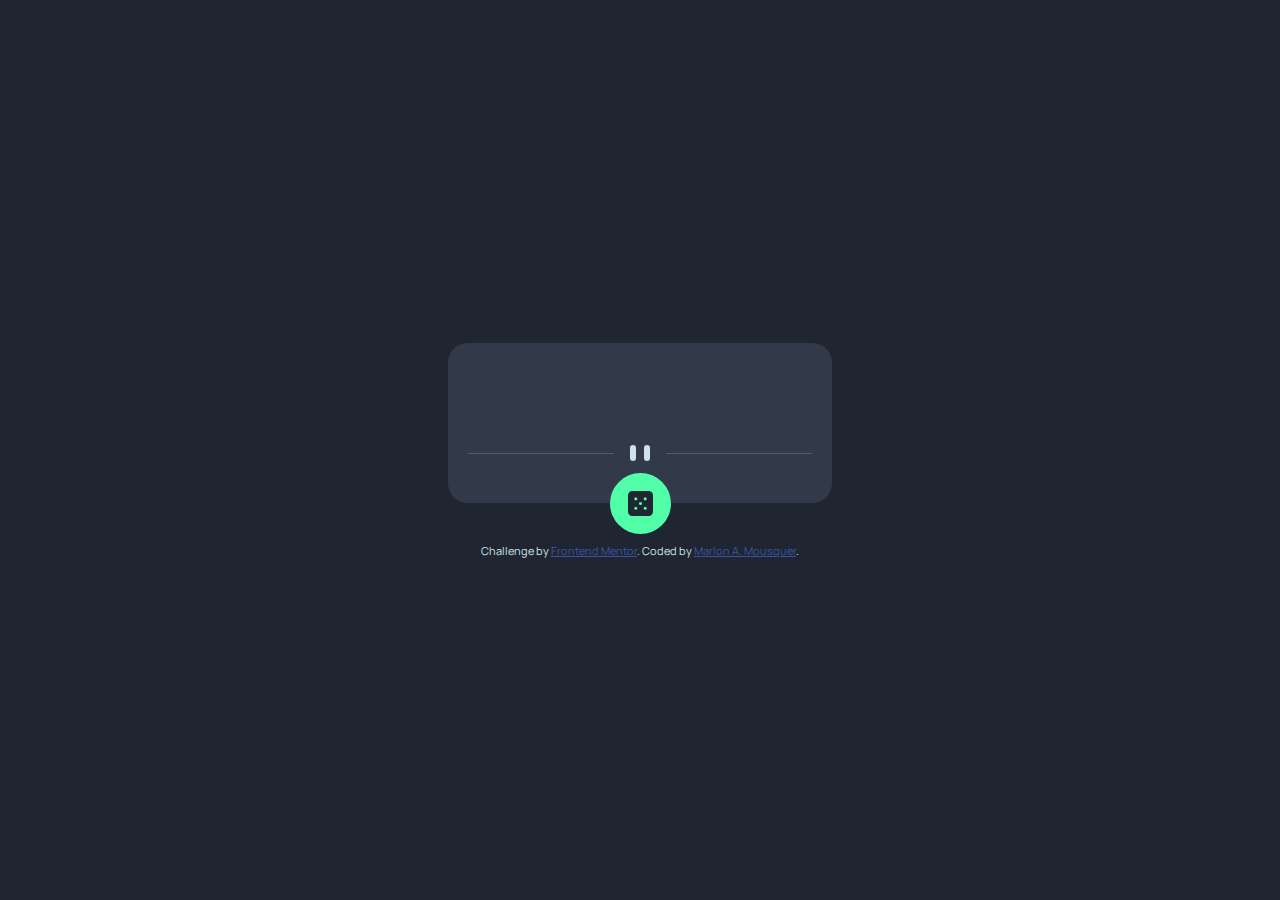
<file: advice-generator-app/index.html>
<!DOCTYPE html>
<html lang="en">

<head>
  <meta charset="UTF-8">
  <meta name="viewport" content="width=device-width, initial-scale=1.0">
  <!-- displays site properly based on user's device -->

  <link rel="icon" type="image/png" sizes="32x32" href="./images/favicon-32x32.png">

  <title>Frontend Mentor | Advice generator app</title>
  <link rel="stylesheet" href="./css/styles.css">
  <link rel="preconnect" href="https://fonts.googleapis.com">
  <link rel="preconnect" href="https://fonts.gstatic.com" crossorigin>
  <link href="https://fonts.googleapis.com/css2?family=Manrope:wght@800&display=swap" rel="stylesheet">

  <script src="./js/index.js" defer></script>

</head>

<body>
  <main>
    <div class="quote-number">
      <p id="number"></p>
    </div>
    <div class="quote-text">
      <p id="quote"></p>
    </div>
    <div class="divider"></div>
    <div class="btn-container">
      <button class="btn-rand" onclick="loadQuote()"> <img src="./images/icon-dice.svg" alt="dice icon"> </button>
    </div>
  </main>
  <div class="attribution">
    Challenge by <a href="https://www.frontendmentor.io?ref=challenge" target="_blank">Frontend Mentor</a>.
    Coded by <a href="https://github.com/marlon101tkm" target="_blank" >Marlon A. Mousquer</a>.
  </div>
</body>

</html>
</file>
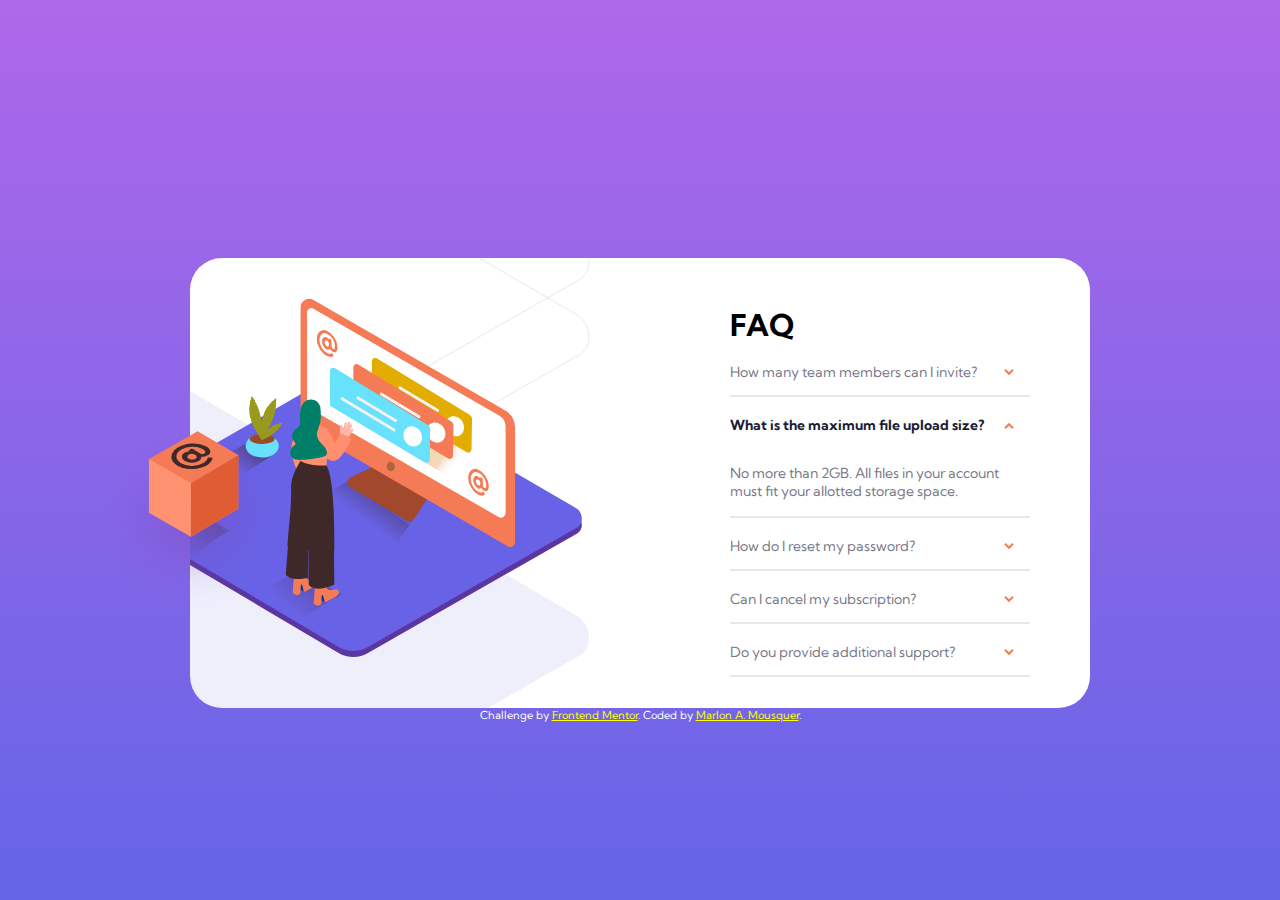
<file: faq-accordion-card-main/index.html>
<!DOCTYPE html>
<html lang="en">

<head>
  <meta charset="UTF-8">
  <meta name="viewport" content="width=device-width, initial-scale=1.0">
  <!-- displays site properly based on user's device -->

  <link rel="icon" type="image/png" sizes="32x32" href="./images/favicon-32x32.png">

  <title>Frontend Mentor | FAQ Accordion Card</title>

  <!-- Feel free to remove these styles or customise in your own stylesheet 👍 -->
  <link rel="stylesheet" href="./css/styles.css">
  <link rel="preconnect" href="https://fonts.googleapis.com">
  <link rel="preconnect" href="https://fonts.gstatic.com" crossorigin>
  <link
    href="https://fonts.googleapis.com/css2?family=Fraunces:opsz,wght@9..144,700&family=Kumbh+Sans:wght@400;700&family=Montserrat:wght@500;700&family=Nunito:wght@200;600;700&family=Poppins:wght@400;600&family=Ubuntu:wght@300;400;500&family=VT323&display=swap"
    rel="stylesheet">
  <script src="./js/index.js" defer ></script>
</head>

<body>
  <main>
    <div class="banner">
      <section class="images">
        <div class="box-container">
          <img src="./images/illustration-box-desktop.svg" alt="">
        </div>
        <div class="woman-container">
          <img src="./images/illustration-woman-online-desktop.svg" alt="">
        </div>


      </section>
      <section class="questions-answers-outer">
        <header>
          <h1>FAQ</h1>
        </header>

        <div class="quenstion-answer-inner">

          <div class="question-answer">
            <div class="question">
              <p>
                How many team members can I invite?
                
              </p>
              <img class="icon" src="./images/icon-arrow-down.svg" alt="">
            </div>

            <p class="answer ">
              You can invite up to 2 additional users on the Free plan. There is no limit on
              team members for the Premium plan.
            </p>

          </div>


          <div class="question-answer">
            <div class="question  ">
              <p class="bold" >
                What is the maximum file upload size?
              </p>
              <img class="icon icon-up " src="./images/icon-arrow-down.svg" alt="">
            </div>

            <p class="answer open">
              No more than 2GB. All files in your account must fit your allotted storage space.
            </p>

          </div>


          <div class="question-answer">
            <div class="question">
              <p>
                How do I reset my password?
              </p>
              <img class="icon" src="./images/icon-arrow-down.svg" alt="">
            </div>

            <p class="answer">
              Click “Forgot password” from the login page or “Change password” from your profile page.
              A reset link will be emailed to you.
            </p>

          </div>


          <div class="question-answer">
            <div class="question">
              <p>
                Can I cancel my subscription?
              </p>
              <img class="icon" src="./images/icon-arrow-down.svg" alt="">
            </div>

            <p class="answer">
              Yes! Send us a message and we’ll process your request no questions asked.
            </P>

          </div>

          <div class="question-answer">
            <div class="question">
              <p>
                Do you provide additional support?
              </p>
              <img class="icon" src="./images/icon-arrow-down.svg" alt="">
            </div>

            <p class="answer">
              Chat and email support is available 24/7. Phone lines are open during normal business hours.
            </p>

          </div>
        </div>

      </section>
    </div>
  </main>
  <footer class="attribution">
    Challenge by <a href="https://www.frontendmentor.io?ref=challenge" target="_blank">Frontend Mentor</a>.
    Coded by <a href="https://github.com/marlon101tkm" target="_blank" >Marlon A. Mousquer</a>.
  </footer>
</body>

</html>
</file>
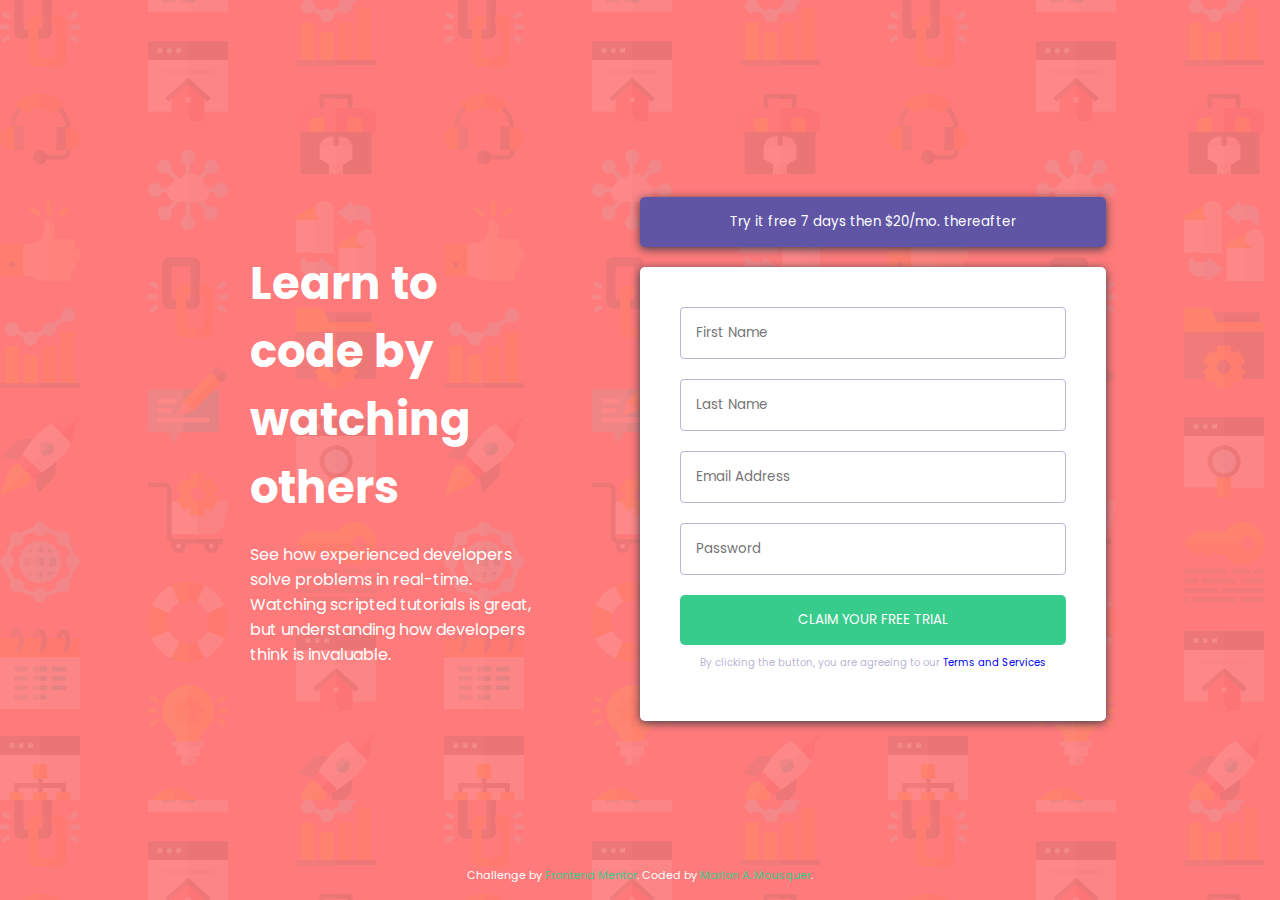
<file: intro-component-with-signup-form/index.html>
<!DOCTYPE html>
<html lang="en">

<head>
  <meta charset="UTF-8">
  <meta name="viewport" content="width=device-width, initial-scale=1.0">
  <!-- displays site properly based on user's device -->

  <link rel="icon" type="image/png" sizes="32x32" href="./images/favicon-32x32.png">

  <title>Frontend Mentor | Intro component with sign up form</title>

  <link rel="preconnect" href="https://fonts.googleapis.com">
  <link rel="preconnect" href="https://fonts.gstatic.com" crossorigin>
  <link
    href="https://fonts.googleapis.com/css2?family=Fraunces:opsz,wght@9..144,700&family=Kumbh+Sans:wght@400;700&family=Montserrat:wght@500;700&family=Nunito:wght@200;600;700&family=Poppins:wght@500;700&family=Ubuntu:wght@300;400;500&family=VT323&display=swap"
    rel="stylesheet">
  <link rel="stylesheet" href="./css/styles.css">
  <script src="./js/index.js" defer></script>
</head>

<body>
  <main>

    <section class="big-text">
      <h1>Learn to code by watching others</h1>
      <p>See how experienced developers solve problems in real-time. Watching scripted tutorials is great,
        but understanding how developers think is invaluable.</p>
    </section>

    <section class="form-conteiner">
      <div class="btn-seven-days">
        <button><span>Try it free 7 days</span> then $20/mo. thereafter</button>
      </div>
      <div class="inner-form-container">
        <form novalidate>
          <div>
            <input id="f-name" type="text" placeholder="First Name">
            <span id="er-f-name" class="error" aria-live="polite"></span>
          </div>
          <div>
            <input id="l-name" type="text" placeholder="Last Name">
            <span id="er-l-name" class="error" aria-live="polite"></span>
          </div>
          <div>
            <input id="mail" type="email" placeholder="Email Address">
            <span id="er-mail" class="error" aria-live="polite"></span>
          </div>
          <div>
            <input id="pass" type="password" placeholder="Password">
            <span id="er-pass" class="error" aria-live="polite"></span>
          </div>
          <button class="btn-claim">CLAIM YOUR FREE TRIAL</button>
        </form>
        <p>By clicking the button, you are agreeing to our <a href="#"> Terms and Services</a></p>
      </div>


    </section>
  </main>
  <footer>
    <p class="attribution">
      Challenge by <a href="https://www.frontendmentor.io?ref=challenge" target="_blank">Frontend Mentor</a>.
      Coded by <a href="https://github.com/marlon101tkm">Marlon A. Mousquer</a>.
    </p>
  </footer>
</body>

</html>
</file>
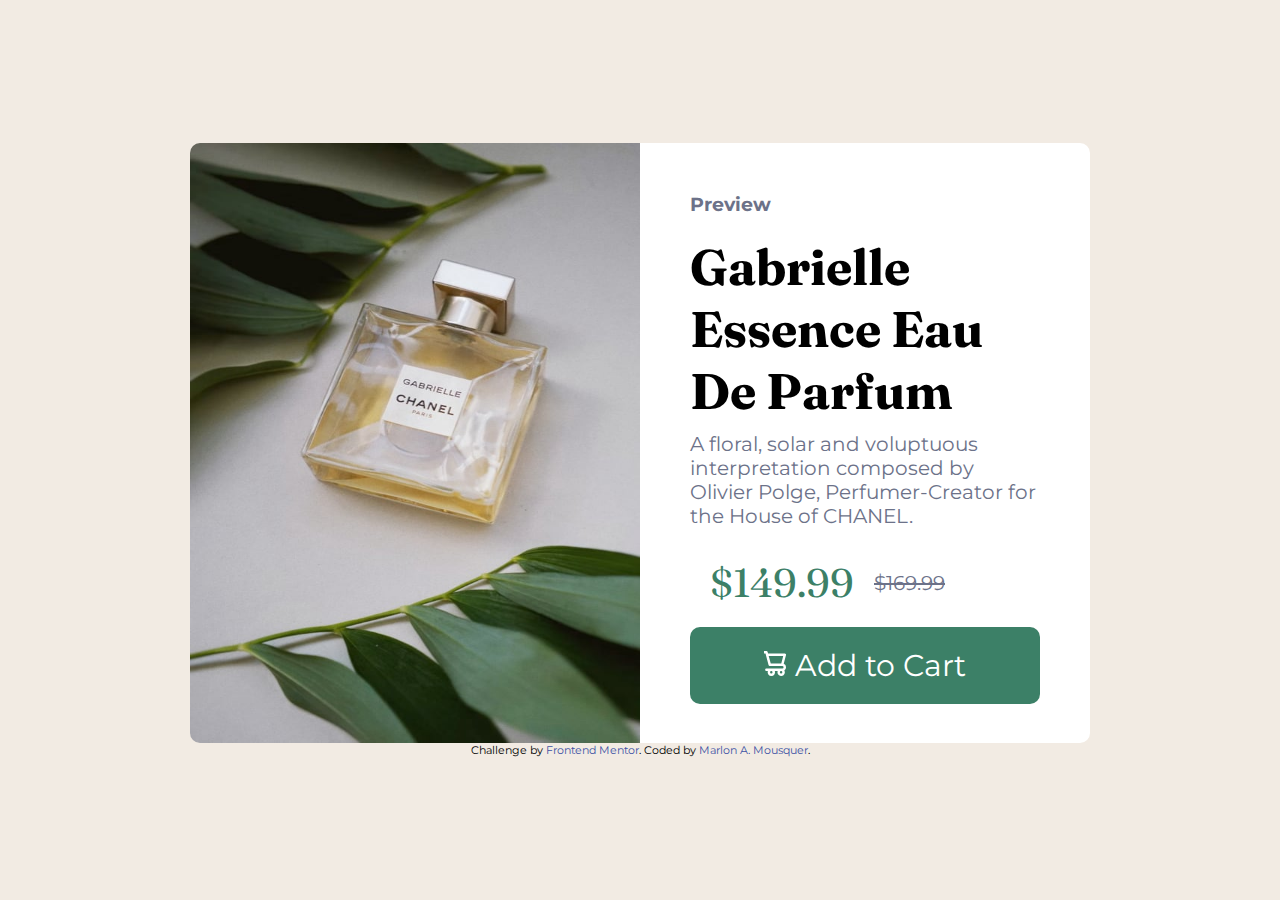
<file: product-preview-card-component/index.html>
<!DOCTYPE html>
<html lang="en">

<head>
  <meta charset="UTF-8">
  <meta name="viewport" content="width=device-width, initial-scale=1.0">
  <!-- displays site properly based on user's device -->

  <link rel="icon" type="image/png" sizes="32x32" href="./images/favicon-32x32.png">
  <link rel="stylesheet" href="./css/styles.css">

  <title>Frontend Mentor | Product preview card component</title>
  <link rel="preconnect" href="https://fonts.googleapis.com">
  <link rel="preconnect" href="https://fonts.gstatic.com" crossorigin>
  <link
    href="https://fonts.googleapis.com/css2?family=Montserrat:wght@500;700&family=Nunito:wght@200;600;700&family=Poppins:wght@400;600&family=Ubuntu:wght@300;400;500&family=VT323&display=swap"
    rel="stylesheet">
  <link rel="preconnect" href="https://fonts.googleapis.com">
  <link rel="preconnect" href="https://fonts.gstatic.com" crossorigin>
  <link
    href="https://fonts.googleapis.com/css2?family=Fraunces:opsz,wght@9..144,700&family=Montserrat:wght@500;700&family=Nunito:wght@200;600;700&family=Poppins:wght@400;600&family=Ubuntu:wght@300;400;500&family=VT323&display=swap"
    rel="stylesheet">
</head>

<body>
  <main class="card">

    <img id="bigPict" src="./images/image-product-desktop.jpg" alt="image product desktop">
    <img id="bigPictMob" src="./images/image-product-mobile.jpg" alt="image product desktop">

    <div class="text-card">
      <h3>Preview</h3>

      <h1>Gabrielle Essence Eau De Parfum</h1>

      <p> A floral, solar and voluptuous interpretation composed by Olivier Polge,
        Perfumer-Creator for the House of CHANEL.</p>

      <div class="prices">
        <span id="discount">$149.99</span>
        <span id="fullPrice"><s>$169.99</s></span>
      </div>
      <button> <img src="./images/icon-cart.svg" alt="cart icon"> Add to Cart</button>

    </div>


  </main>
  <div class="attribution">

    <span> Challenge by <a href="https://www.frontendmentor.io?ref=challenge" target="_blank">Frontend Mentor</a>.
      Coded by <a href="https://github.com/marlon101tkm" target="_blank">Marlon A. Mousquer</a>.</span>
  </div>

</body>

</html>
</file>
<file: advice-generator-app/css/styles.css>
:root {
    --light-cyan: hsl(193, 38%, 86%);
    --neon-green: hsl(150, 100%, 66%);
    --grayish-blue: hsl(217, 19%, 38%);
    --dark-grayish-blue: hsl(217, 19%, 24%);
    --dark-blue: hsl(218, 23%, 16%);
}

* {
    padding: 0;
    margin: 0;
    box-sizing: border-box;
    color: var(--light-cyan);
    font-family: Manrope, sans-serif;

}


body {
    display: flex;
    flex-direction: column;
    align-items: center;
    justify-content: center;
    width: 100vw;
    height: 100vh;
    background-color: var(--dark-blue);
}

main {
    display: flex;
    flex-direction: column;
    align-items: center;
    width: 30%;
    padding: 20px;
    border-radius: 20px;
    background-color: var(--dark-grayish-blue);
}

.quote-number {
    padding: 20px 20px;
}

.quote-text {
    padding: 20px 20px;
    font-size: 28px;
}

.quote-number #number {
    color: var(--neon-green);
}

.divider {
    padding-bottom: 20px;
    background-image: url('../images/pattern-divider-desktop.svg');
    background-repeat: no-repeat;
    background-position: center;
    width: 100%;
}

.divider-img {
    background-image: url('../images/pattern-divider-desktop.svg');
    background-repeat: no-repeat;
    background-position: center;
}

.btn-container {
    height: 20px;
}


.btn-rand {
    display: flex;
    align-items: center;
    justify-content: center;
    border-radius: 50%;
    padding: 18px;
    border: none;
    background-color: var(--neon-green);
    position: relative;
    top: 10px;

}

.btn-rand img {
    width: 25px;
    height: 25px;
}

.btn-rand:hover {
    cursor: pointer;
    box-shadow: 1px 1px 20px 3px var(--neon-green);
}

.attribution {
    font-size: 11px;
    text-align: center;
    padding-top: 40px;
}

.attribution a {
    color: hsl(228, 45%, 44%);
}

@media (max-width: 850px) {

    main {
        width: 50%;
    }

    .divider {
        display: block;
        background-image: url('../images/pattern-divider-mobile.svg');
        background-repeat: no-repeat;
        background-position: center;
    }

}


@media (max-width: 650px) {

    main {
        width: 80%;
    }

    .divider {
        display: block;
        background-image: url('../images/pattern-divider-mobile.svg');
        background-repeat: no-repeat;
        background-position: center;
    }

}
</file>
<file: faq-accordion-card-main/css/styles.css>
:root {
    --very-dark-desaturated-blue: hsl(238, 29%, 16%);
    --soft-red: hsl(14, 88%, 65%);

    --soft-violet: hsl(273, 75%, 66%);
    --soft-blue: hsl(240, 73%, 65%);

    --very-dark-grayish-blue: hsl(237, 12%, 33%);
    --dark-grayish-blue: hsl(240, 6%, 50%);

    --light-grayish-blue: hsl(240, 5%, 91%);
}


*,
::before,
::after {
    margin: 0;
    padding: 0;
    box-sizing: border-box;

}

body {
    display: flex;
    flex-direction: column;
    align-items: center;
    justify-content: center;
    min-height: 100vh;
    padding: 30px;
    background-image: linear-gradient(var(--soft-violet),var(--soft-blue));
    
    overflow: hidden;
    font-family: 'Kumbh Sans', sans-serif;
}

main {
    margin-left: auto;
    margin-right: auto;
    margin-top: 80px;
    width: max-content;
    
}

.banner {
    display: flex;
    background-image: url("../images/bg-pattern-desktop.svg");
    background-repeat: no-repeat;
    background-color: #ffff;
    background-position: right 500px bottom -200px;
    border-radius: 2em;
    width: 900px;
    height: 450px;
    
}

.images {
    position: relative;
    width: 60%;
}

.box-container {
    height: max-content;
    width: max-content;
    position: relative;
    top: 38%;
    right: 17%;
    z-index: 2;
}

.woman-container {

    overflow: hidden;
    width: max-content;
    position: relative;
    bottom: 33%;
    z-index: 1;

}

.woman-container img:nth-child(1) {
    position: relative;
    right: 80px;
}

img {
    border-style: none;
}

.questions-answers-outer {
    width: 40%;
    overflow-y: auto;
}


.question-answer {
    box-sizing: border-box;
    border-bottom: 2px solid var(--light-grayish-blue);
    color: var(--dark-grayish-blue);
    min-height: 50px;
    max-width: 300px;
    padding-top: 5px;
    display: flex;
    justify-content: center;
    flex-direction: column;
    font-size: 14px;
}

.question {
    display: flex;
    align-items: center;
}

.answer {
    display: none;
    margin-top: 1rem;
    margin-bottom: 1rem;
    
}

.icon {
    cursor: pointer;
    padding: 1rem;
    margin-right: 0;
    margin-left: auto;
    transition: transform 1s;
}

.open {
    display: inherit;
}

.icon-up {
    transform: rotate(180deg);
}

.question p:hover {
    color: var(--soft-red);
}


.bold {
    color: var(--very-dark-desaturated-blue);
    font-weight: bold;
}

p {

    margin-block-start: 1em;
    margin-block-end: 1em;
    margin-inline-start: 0px;
    margin-inline-end: 0px;
}

h1 {
    color: var(--color-very-dark-desaturated-blue);
    font-size: 30px;
    margin-top: 3rem;
}

.attribution {
    font-size: 11px;
    text-align: center;
    color: #ffff;
}

.attribution a {
    color: yellow;
}


@media (min-width: 890px) and (max-width:1010px) {
    .banner {
        width: 800px;
    }
}

@media (min-width: 750px) and (max-width:890px) {
    .banner {
        width: 700px;
    }
}



@media (max-width:750px) {

    body {
        overflow: visible;
        margin-top: 150px;
    }

    .banner {

        box-sizing: border-box;
        background-image: url("../images/bg-pattern-mobile.svg");
        background-position: right 55px top 10px;
        margin-top: 50px;
        min-height: 550px;
        padding-left: 30px;
        padding-right: 30px;
        position: relative;
        width: 350px;
        display: flex;
    }

    .banner::before {
        background-image: url("../images/illustration-woman-online-mobile.svg");
        background-repeat: no-repeat;
        content: "";
        height: 196px;
        width: 266px;
        position: absolute;
        bottom: 460px;
        right: 40px;
        
    }

    .banner .images {
        display: none;
    }

    .questions-answers-outer {
        width: 100%;
        overflow-y: auto;
    }

    h1 {
        width: max-content;
        margin-left:  auto;
        margin-right: auto;
        margin-top: 150px;
    }

}


@media (max-width: 360px) {
    .banner {
        background-position: right 20px top 10px;
        padding-left:  10px;
        padding-right: 10px;
        width: 280px;
    }
    .banner::before {
        
        right: 0;
    }
}
</file>
<file: intro-component-with-signup-form/css/styles.css>
:root {
    --red: hsl(0, 100%, 74%);
    --green: hsl(154, 59%, 51%);
    --blue: hsl(248, 32%, 49%);
    --dark-blue: hsl(249, 10%, 26%);
    --grayish-blue: hsl(246, 25%, 77%);
}


* {
    margin: 0;
    padding: 0;
    box-sizing: border-box;
    font-family: Poppins;
    text-decoration: none;

}


body {
    background-image: url("../images/bg-intro-desktop.png");
    background-color: var(--red);
    display: flex;
    flex-direction: column;
    align-items: center;
    width: 100vw;
    height: 100vh;
    padding: 50px;
}

main {
    display: flex;
    align-items: center;
    width: 100%;
    padding: 100px;
}

.big-text {
    width: 50%;
    padding: 100px;
    color: #fff;
    align-items: center;
}

.big-text h1 {
    font-size: 45px;
    margin-bottom: 20px;

}

.form-container {
    /* display: flex; */
    /* flex-direction: column; */
}

.inner-form-container {
    
    margin-top: 20px;
    padding: 40px;
    background-color: #fff;
    border-radius: 5px;
    box-shadow: 0 2px 10px var(--dark-blue);

}

.inner-form-container p {
    font-size: 10px;
    padding: 10px 20px;
    color: var(--grayish-blue);

}

.btn-seven-days button {
    border: none;
    width: 100%;
    text-align: center;
    padding: 15px;
    border-radius: 5px;
    background-color: var(--blue);
    color: #fff;
    box-shadow: 0 2px 10px var(--dark-blue);

}

.inner-form-container form {
    display: flex;
    flex-direction: column;
}

.inner-form-container form div{
    display: flex;
    flex-direction: column;
    margin-bottom: 20px;
}

.inner-form-container form div span {
    text-align: end;
}


.inner-form-container form div input {
    margin: 0;
    border: 1px solid var(--grayish-blue);
    border-radius: 4px;
    padding: 15px;
}

.inner-form-container form input:focus {

    outline: var(--blue) solid 1px;
}

input.invalid {
    outline:  var(--red) solid 1px ;
    background-image: url('../images/icon-error.svg');
    background-repeat: no-repeat;
    background-size: 40px 40px;
    background-position: 95% 50% ;
    
}

input.invalid::placeholder{
    color: var(--red);
}

input:focus.invalid {
    outline: none;
}

.error {

    font-size: 80%;
    color: var(--red);

}

.inner-form-container img {
    height: 40px;
    width: 40px;

    position: absolute;
   
}



.btn-claim {
    border: none;
    background-color: var(--green);
    text-align: center;
    padding: 15px;
    border-radius: 5px;
    color: #fff;
    

}

.btn-claim:hover {
    cursor: pointer;
}


.attribution {
    font-size: 11px;
    text-align: center;
    color: #fff;
}

.attribution a {
    
    color: var(--green);
}

@media only screen and (max-width: 750px) {
    body {
        display: block;
        padding: 0;
        
    }

    main{
        display: block;
        width: 100vw;
        padding: 30px;
        
    }

    .big-text{
        text-align: center;
        padding: 50px;
        width: 100%;
    }
  }
</file>
<file: product-preview-card-component/css/styles.css>
:root {
    --dark-cyan: hsl(158, 36%, 37%);
    --cream: hsl(30, 38%, 92%);
    --very-dark-blue: hsl(212, 21%, 14%);
    --dark-grayish-blue: hsl(228, 12%, 48%);
    --white: hsl(0, 0%, 100%);
}

* {
    margin: 0;
    padding: 0;
    box-sizing: border-box;

}

a {
    text-decoration: none;
    color: #000;
}


body {
    background-color: var(--cream);
    display: flex;
    flex-direction: column;
    align-items: center;
    justify-content: center;
    min-height: 100vh;
    padding: 30px;
    font-family: Montserrat;
}


.card {
    height: 600px;
    width: 900px;
    display: flex;
    
    border-radius: 10px;

}

.card #bigPict {

    border-radius: 10px 0 0 10px;
    width: 50%;
    
}

.card #bigPictMob{
    display: none;
}



.text-card {
    
    background-color: var(--white);
    border-radius: 0 10px 10px 0;
    padding: 50px;
    display: flex;
    flex-direction: column;
    
}


.text-card .prices {
    display: flex;
    align-items: center;
    padding: 20px 0 20px 20px;   
    
}

.prices #discount{
    font-family: Fraunces, sans;
    font-size: 40px;
    color: var(--dark-cyan);
}
.prices #fullPrice{
    
    color: var(--dark-grayish-blue);
    padding-left: 20px;
    font-size: 20px;
}

.text-card p {
    color: var(--dark-grayish-blue);
    font-size: 20px;
    padding: 10px 0;
    font-family: Montserrat, sans;

}

.text-card h3{
    color: var(--dark-grayish-blue);
    font-family: Montserrat, sans;
    
}

.text-card h1 {
    font-family: Fraunces, sans;
    font-size: 50px;
    text-align: left;
    padding-top: 20px;
}

.text-card button {
    background-color: var(--dark-cyan);
    color: var(--white);
    border: none;
    border-radius: 10px;
    padding: 20px;
    width: 100%;
    font-family: Montserrat, sans;
    font-size: 30px;
}

.text-card button:hover{
    cursor: pointer;
    background-color: var(--very-dark-blue);
}

.text-card button img{
    height: 25px;
}

.attribution {
    font-size: 11px;
    text-align: center;

}

.attribution a {
    color: hsl(228, 45%, 44%);
}



@media only screen and (max-width: 375px) {
    
    body {
        background-color: var(--cream);
        display: flex;
        flex-direction: column;
        align-items: center;
        justify-content: space-around;
        min-height: 100vh;
        padding: 30px;
        font-family: Montserrat;
    }
    .card {
        height: 600px;
        width: 375px;
        display: flex;
        padding: 15px;
        flex-direction: column;
        
        border-radius: 10px;
    
    }
    .card #bigPict {
        
        display: none;
        
    }
    .card #bigPictMob{
        display: flex;
        border-radius: 10px 10px 0 0;
        width: 100%;
        height: 50%;
        
    }

    .text-card{
        border-radius: 0 0 10px 10px;
        padding: 25px;
    }

    .prices #discount{
        font-family: Fraunces, sans;
        font-size: 30px;
        color: var(--dark-cyan);
    }
    .prices #fullPrice{
        
        color: var(--dark-grayish-blue);
        padding-left: 20px;
        font-size: 15px;
    }

    .text-card h1 {
        font-family: Fraunces, sans;
        font-size: 30px;
        text-align: left;
        padding-top: 20px;
    }

    .text-card button {
        background-color: var(--dark-cyan);
        color: var(--white);
        border: none;
        border-radius: 10px;
        padding: 15px;
        width: 100%;
        font-family: Montserrat, sans;
        font-size: 20px;
    }
    .text-card button img{
        height: 20px;
    }
}
</file>
